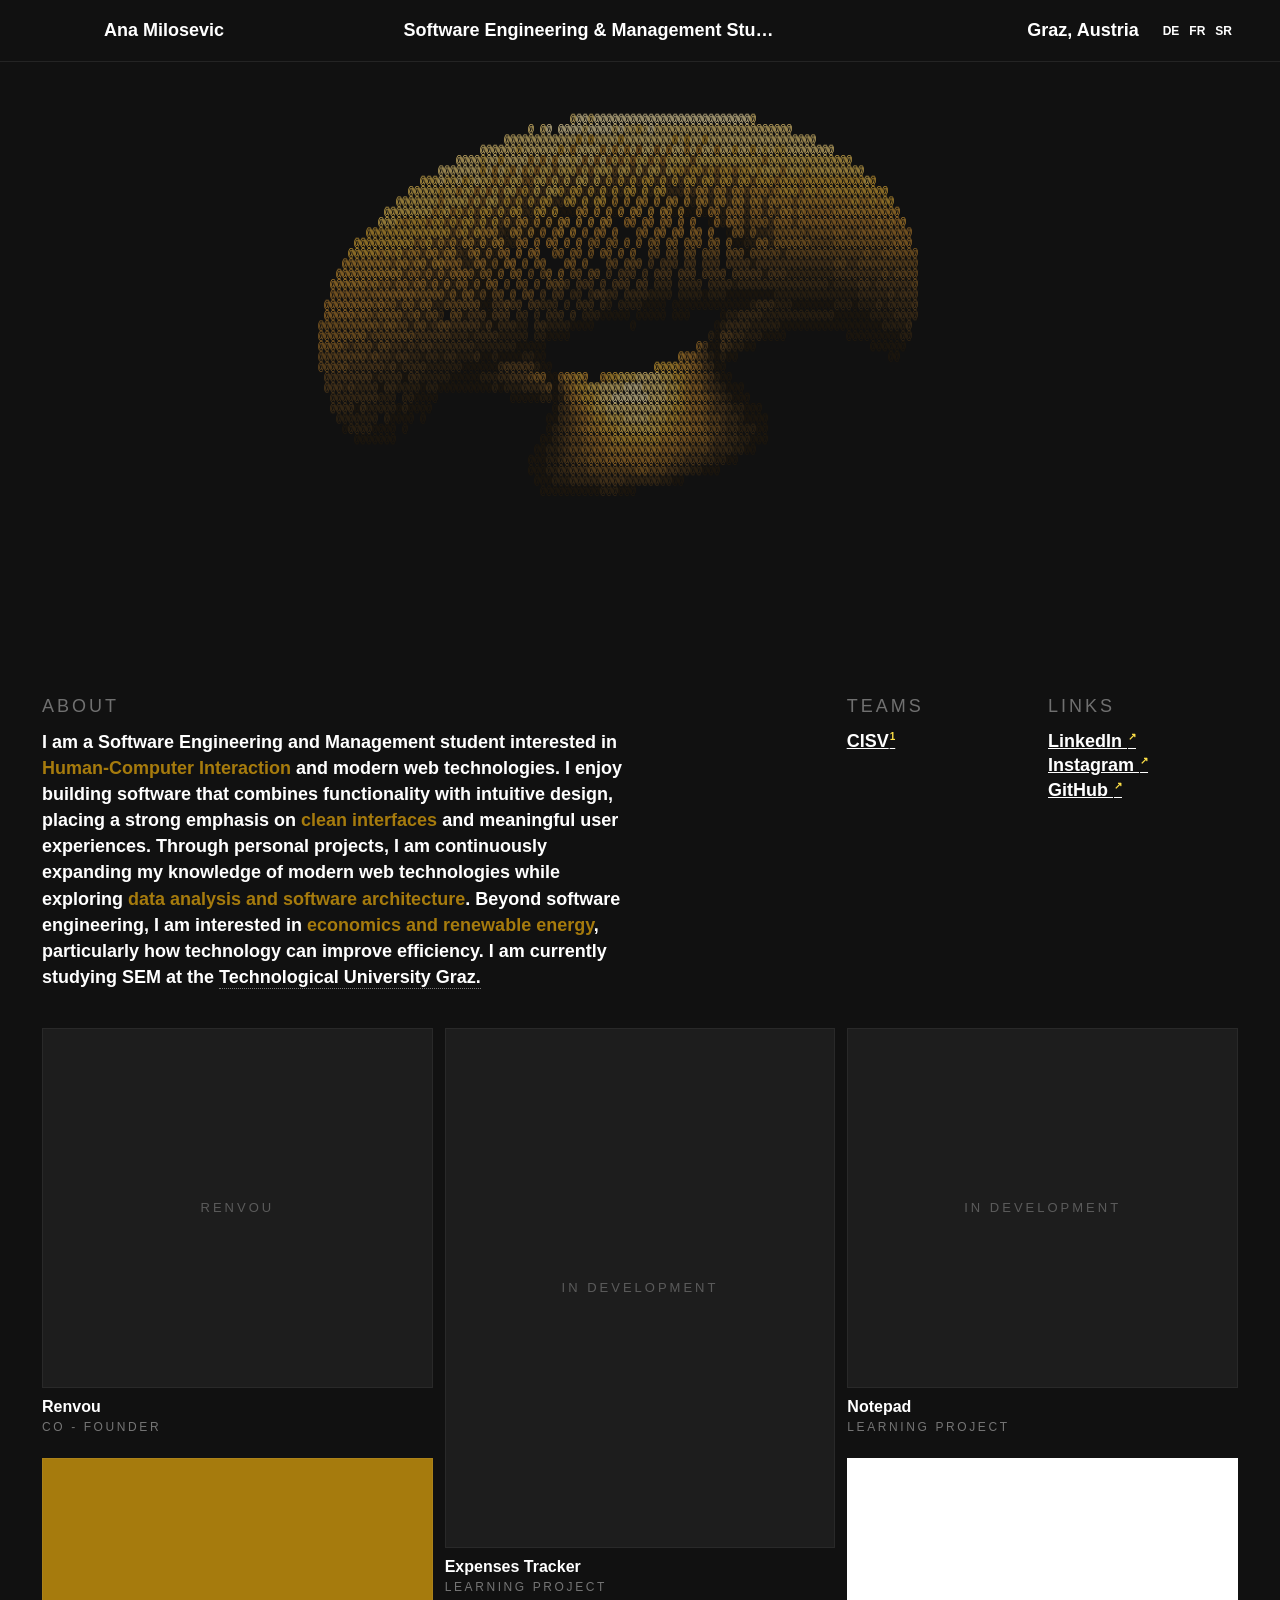
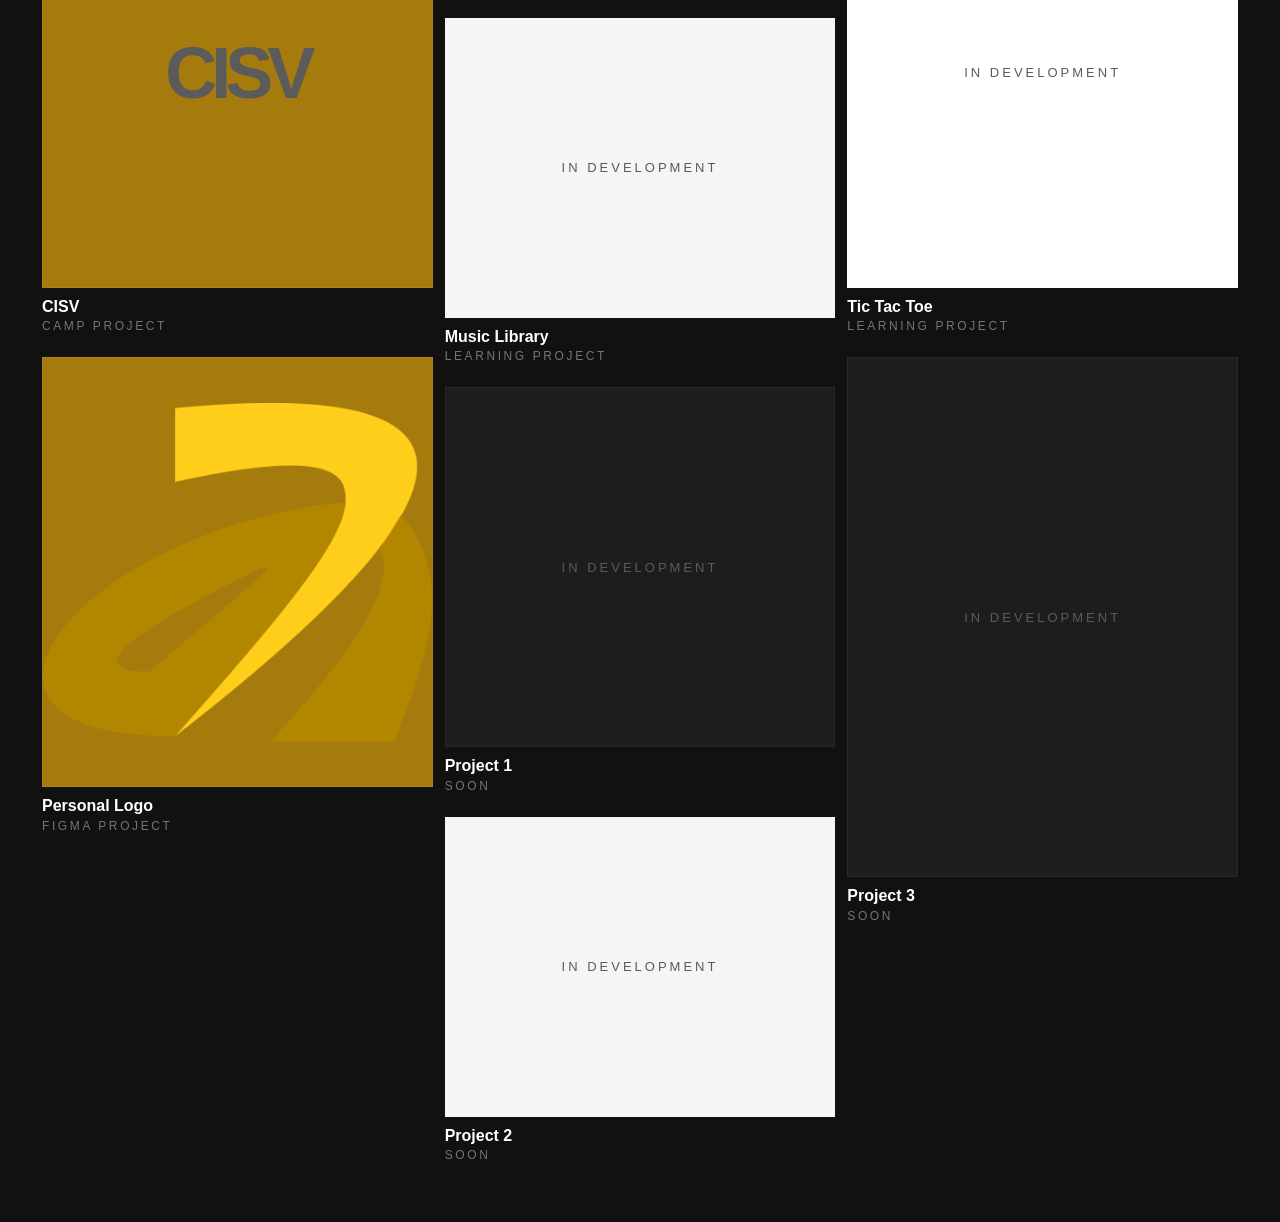
<file: index.html>
<!--------------------------------------------------------------------------------------------------------------------
/// Homepage of the portfolio site. Displays the ABOUT text, team/link lists,
/// and the grid of project cards that link out to individual project pages.
///
/// The header is injected at runtime by header/header.js 
/// Author: Ana Milosevic
--------------------------------------------------------------------------------------------------------------------->
<!DOCTYPE html>
<html lang="en">
<head>
  <meta charset="UTF-8" />
  <meta name="description" content="...">
  <meta name="viewport" content="width=device-width, initial-scale=1.0" />
  <title>Ana Milosevic</title>

  <!-- Favicon -->
  <link rel="icon" type="image/png" href="assets/personal-logo.png">
  <link rel="apple-touch-icon" href="assets/favicon.png">

  <!-- style.css = layout/colors for this page. header.css = the header bar only. -->
  <link rel="stylesheet" href="header/header.css" />
  <link rel="stylesheet" href="css/style.css" />
  <link rel="stylesheet" href="background-donut/donut.css"/>

</head>

<body>

  <!-- ============================== HEADER ==============================
       Empty on purpose. header.js fetches header/header.html and inserts
       it here at page load. To change the name/role/location, edit
       header/header.html - NOT this line - so every page updates at once.
  ======================================================================= -->
  <div data-include="header/header.html"></div>
  <div id="donut-background"></div>

  <main class="site">
    <section class="intro">

      <!-- ABOUT -->
<div class="about">
  <p class="label-about" data-i18n="about.label">ABOUT</p>
  <p>
    <span data-i18n-html="about.text">I am a Software Engineering and Management student interested in
    <mark>Human-Computer Interaction</mark> and modern web technologies. I enjoy
    building software that combines functionality with intuitive design, placing
    a strong emphasis on <mark>clean interfaces</mark> and meaningful user
    experiences. Through personal projects, I am continuously expanding my
    knowledge of modern web technologies while exploring
    <mark>data analysis and software architecture</mark>. Beyond software
    engineering, I am interested in <mark>economics and renewable energy</mark>,
    particularly how technology can improve efficiency. I am currently studying
    SEM at the</span>
    <a href="https://www.tugraz.at/home" class="text-link" data-i18n="about.university">Technological University Graz.<sup>↗</sup></a>
  </p>
</div>

      <!-- TEAMS: 
      ///  - one <a> per team. 
      ///  - Copy the CISV line to add another. -->
      <div class="side-list teams">
        <p class="label" data-i18n="teams.label">TEAMS</p>
        <a href="https://cisv.org/">CISV<sup>1</sup></a>
      </div>

      <!-- LINKS: one <a> per outbound link -->
      <div class="side-list links">
        <p class="label" data-i18n="links.label">LINKS</p>
        <a href="https://www.linkedin.com/in/cabuloza">LinkedIn <sup>↗</sup></a>
        <a href="https://www.instagram.com/dr.madnes?igsh=MTM5MW5keGRwYnY2Zw%3D%3D&utm_source=qr">Instagram <sup>↗</sup></a>
        <a href="https://github.com/Cabuloza">GitHub <sup>↗</sup></a>
      </div>

    </section>

    <!-- ============================= PROJECTS ==============================
         Grid of project cards, split into 3 columns for the staggered layout
         (see .project-media.tall / .large / .wide-light in css/style.css).

         Each card is:
           <a href="..." class="project-card">
             <div class="project-media ...">   <- cover image/placeholder + status label
             <div class="project-text">        <- title (h2) + category (p)

         Cards still pointing to "#" are placeholders with no page built yet.
         To add a real project: build the page (copy projects/camp.html),
         then swap that card's href to point at it.
    ======================================================================= -->
    <section class="projects">

      <!-- Column 1 -->
      <div class="project-column">
        <a href="#" class="project-card">
          <div class="project-media placeholder">
            <span>Renvou</span>
          </div>
          <div class="project-text">
            <h2>Renvou</h2>
            <p>Co - Founder</p>
          </div>
        </a>

        <a href="#" class="project-card">
          <div class="project-media placeholder tall red">
            <span>CISV</span>
          </div>
          <div class="project-text">
            <h2>CISV</h2>
            <p>Camp Project</p>
          </div>
        </a>

        <a href="projects/personal-logo/personal-logo.html" class="project-card">
          <div class="project-media placeholder tall red">
            <img src="assets/personal-logo.png" alt="personal-logo-span">
          </div>
          <div class="project-text">
            <h2>Personal Logo</h2>
            <p>Figma Project</p>
          </div>
        </a>
      </div>

      <!-- Column 2 -->
      <div class="project-column">
        <a href="#" class="project-card">
          <div class="project-media placeholder large">
            <span>In Development</span>
          </div>
          <div class="project-text">
            <h2>Expenses Tracker</h2>
            <p>Learning Project</p>
          </div>
        </a>

        

        <a href="#" class="project-card">
          <div class="project-media placeholder wide-light">
            <span>In Development</span>
          </div>
          <div class="project-text">
            <h2>Music Library</h2>
            <p>Learning Project</p>
          </div>
        </a>

         <a href="#" class="project-card">
          <div class="project-media placeholder">
            <span>IN DEVELOPMENT</span>
          </div>
          <div class="project-text">
            <h2>Project 1</h2>
            <p>SOON</p>
          </div>
        </a>

        <a href="#" class="project-card">
          <div class="project-media placeholder wide-light">
            <span>In Development</span>
          </div>
          <div class="project-text">
            <h2>Project 2</h2>
            <p>SOON</p>
          </div>
        </a>
      </div>

      <!-- Column 3 -->
      <div class="project-column">
        <a href="#" class="project-card">
          <div class="project-media placeholder">
            <span>In Development</span>
          </div>
          <div class="project-text">
            <h2>Notepad</h2>
            <p>Learning Project</p>
          </div>
        </a>

        <a href="#" class="project-card">
          <div class="project-media placeholder tall white">
            <span>In Development</span>
          </div>
          <div class="project-text">
            <h2>Tic Tac Toe</h2>
            <p>Learning Project</p>
          </div>
        </a>

        <a href="#" class="project-card">
          <div class="project-media placeholder large">
            <span>In Development</span>
          </div>
          <div class="project-text">
            <h2>Project 3</h2>
            <p>SOON</p>
          </div>
        </a>
      </div>

    </section>
  </main>

  <!-- Injects header/header.html into the empty div near the top of <body> -->
  <script src="header/header.js"></script>
  <script>
    fetch('background-donut/donut.html')
      .then(response => response.text())
      .then(html => {
        document.getElementById('donut-background').innerHTML = html;

        const script = document.createElement('script');
        script.src = 'background-donut/donut.js';
        document.body.appendChild(script);
      });
  </script>
  <script src="languages/i18n.js"></script>

</body>
</html>
</file>
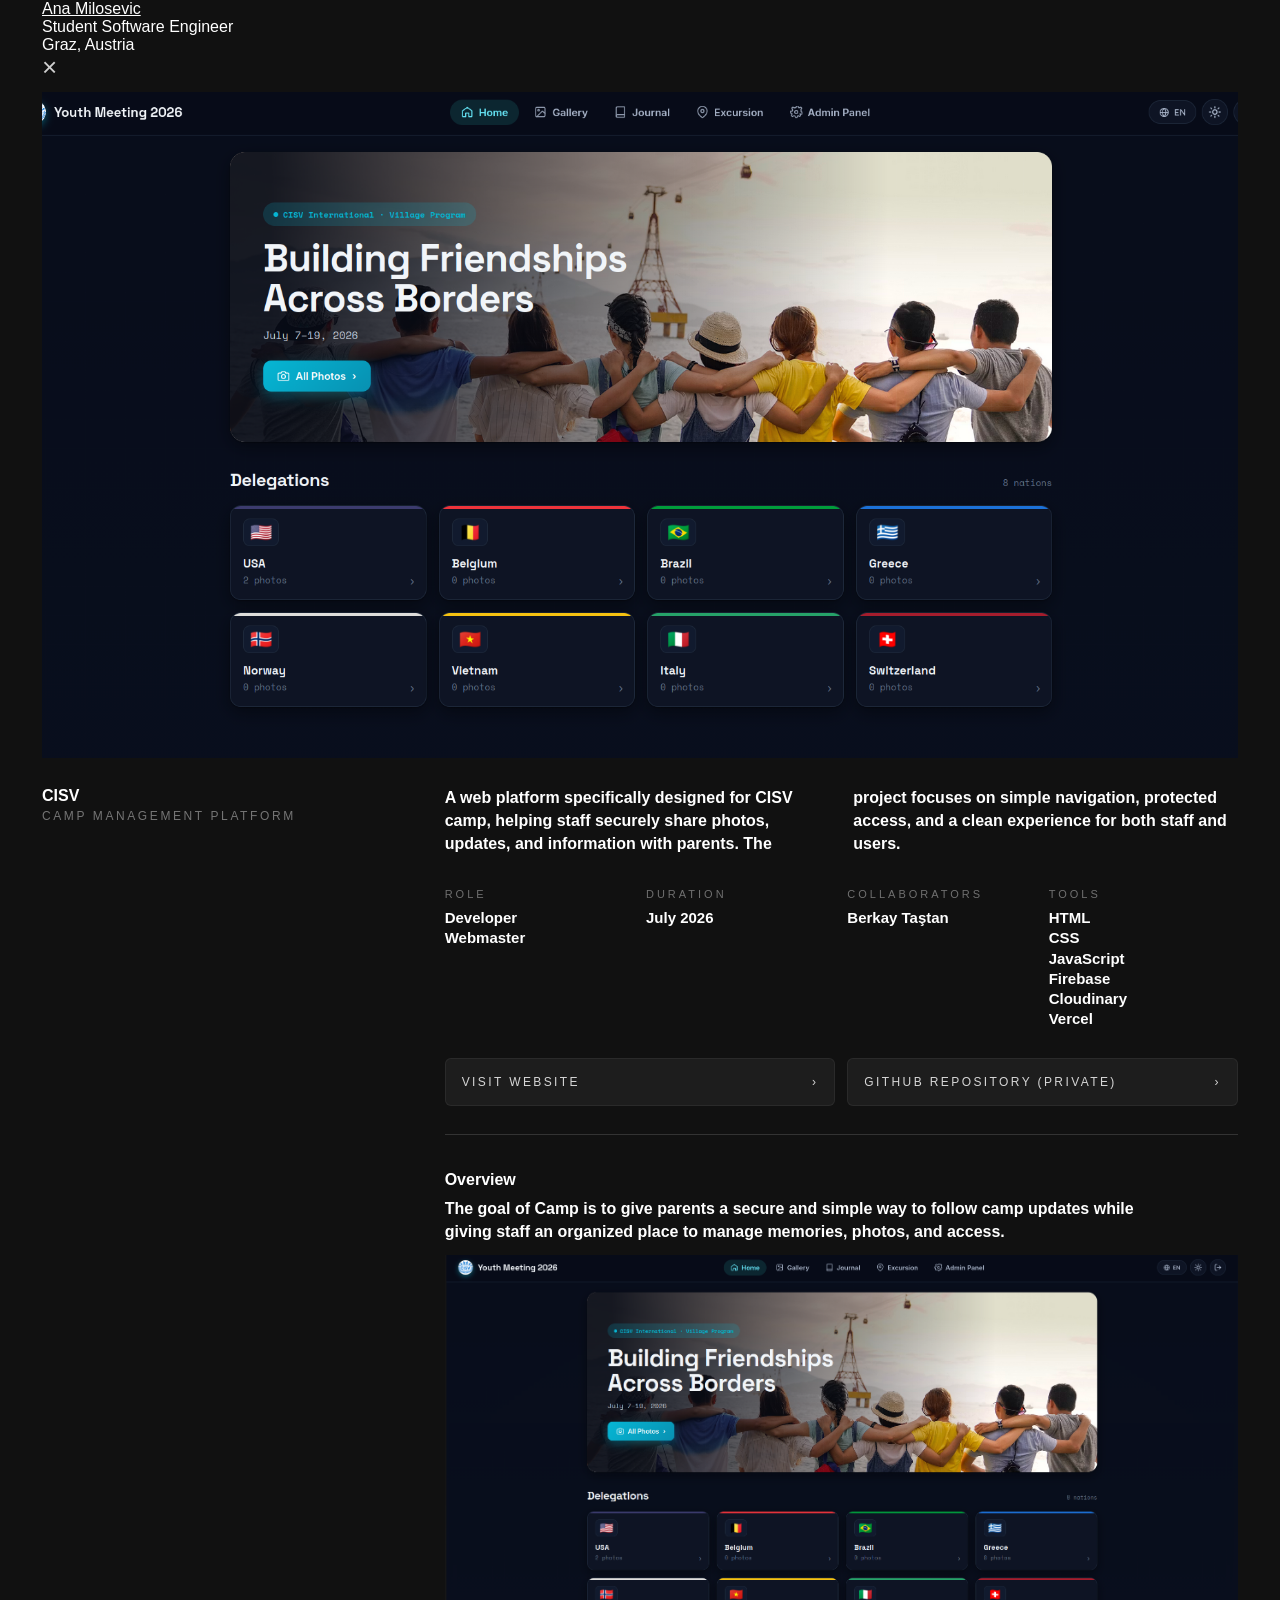
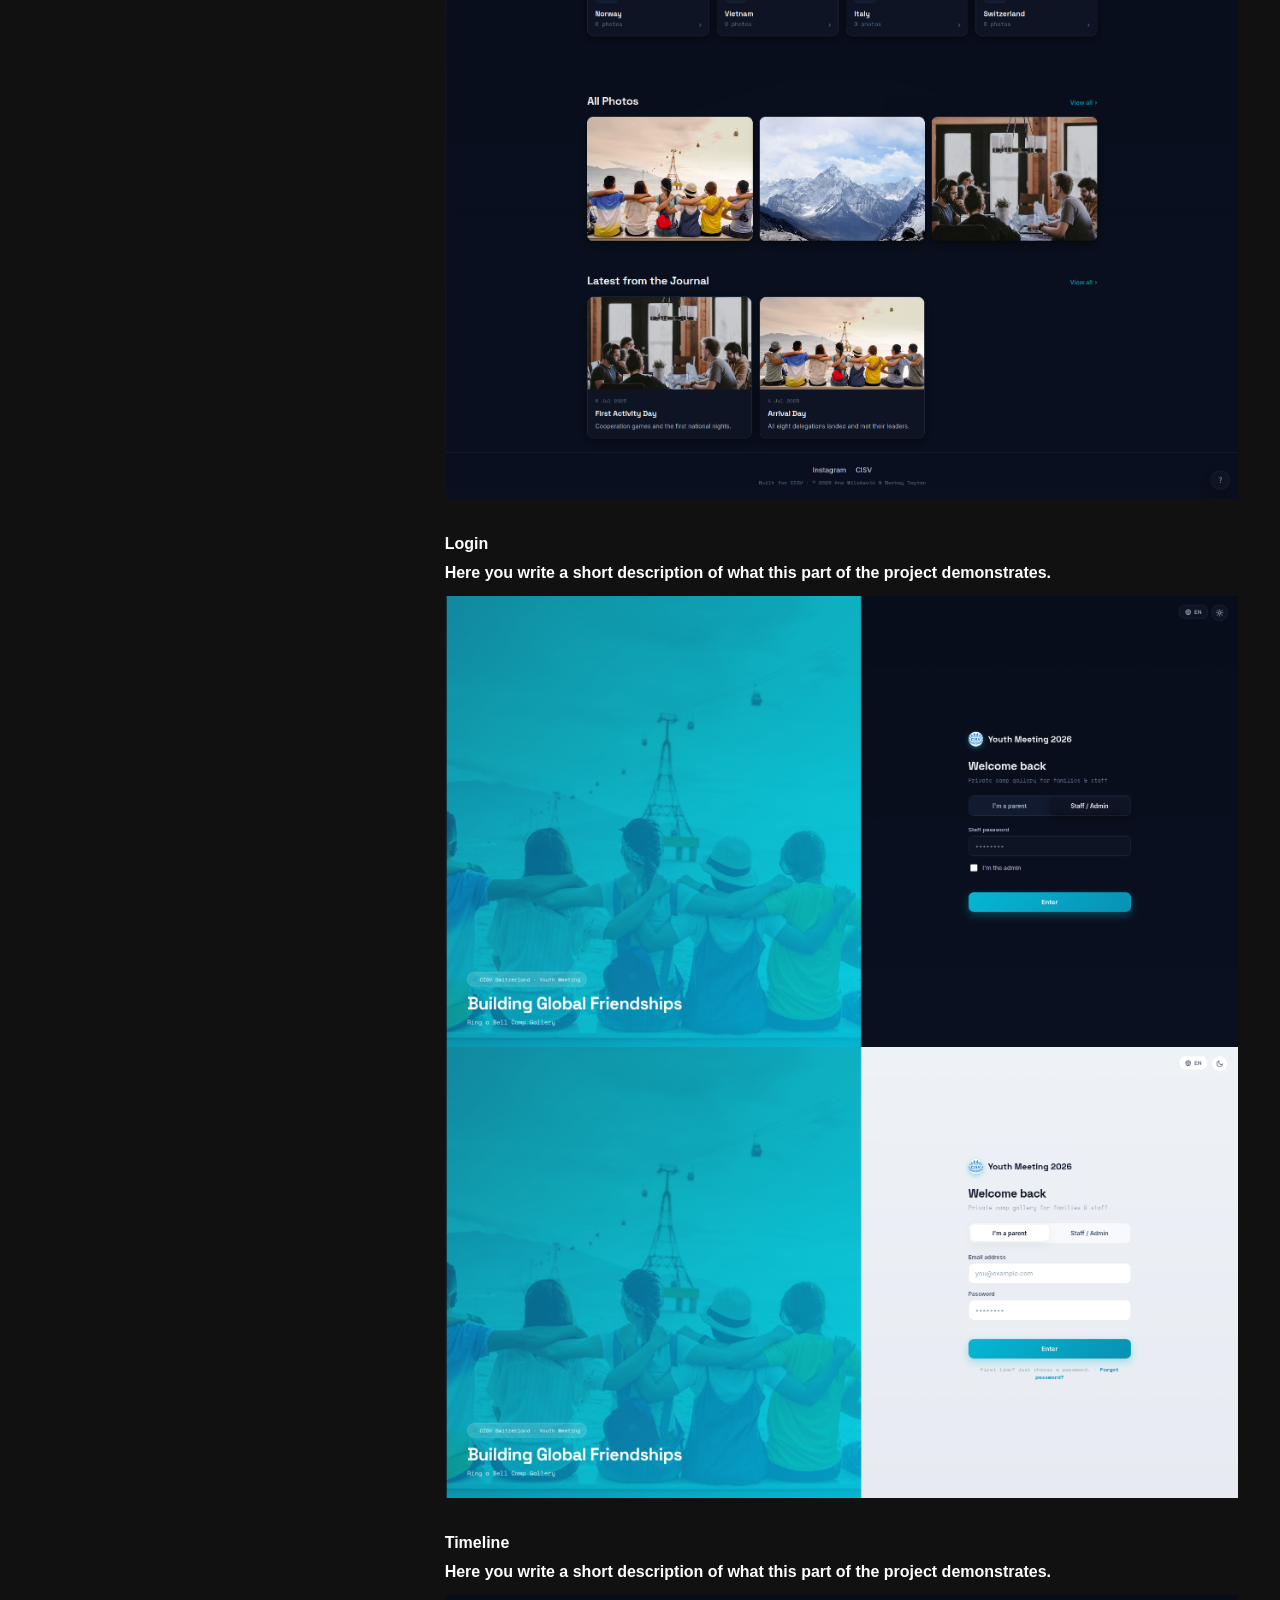
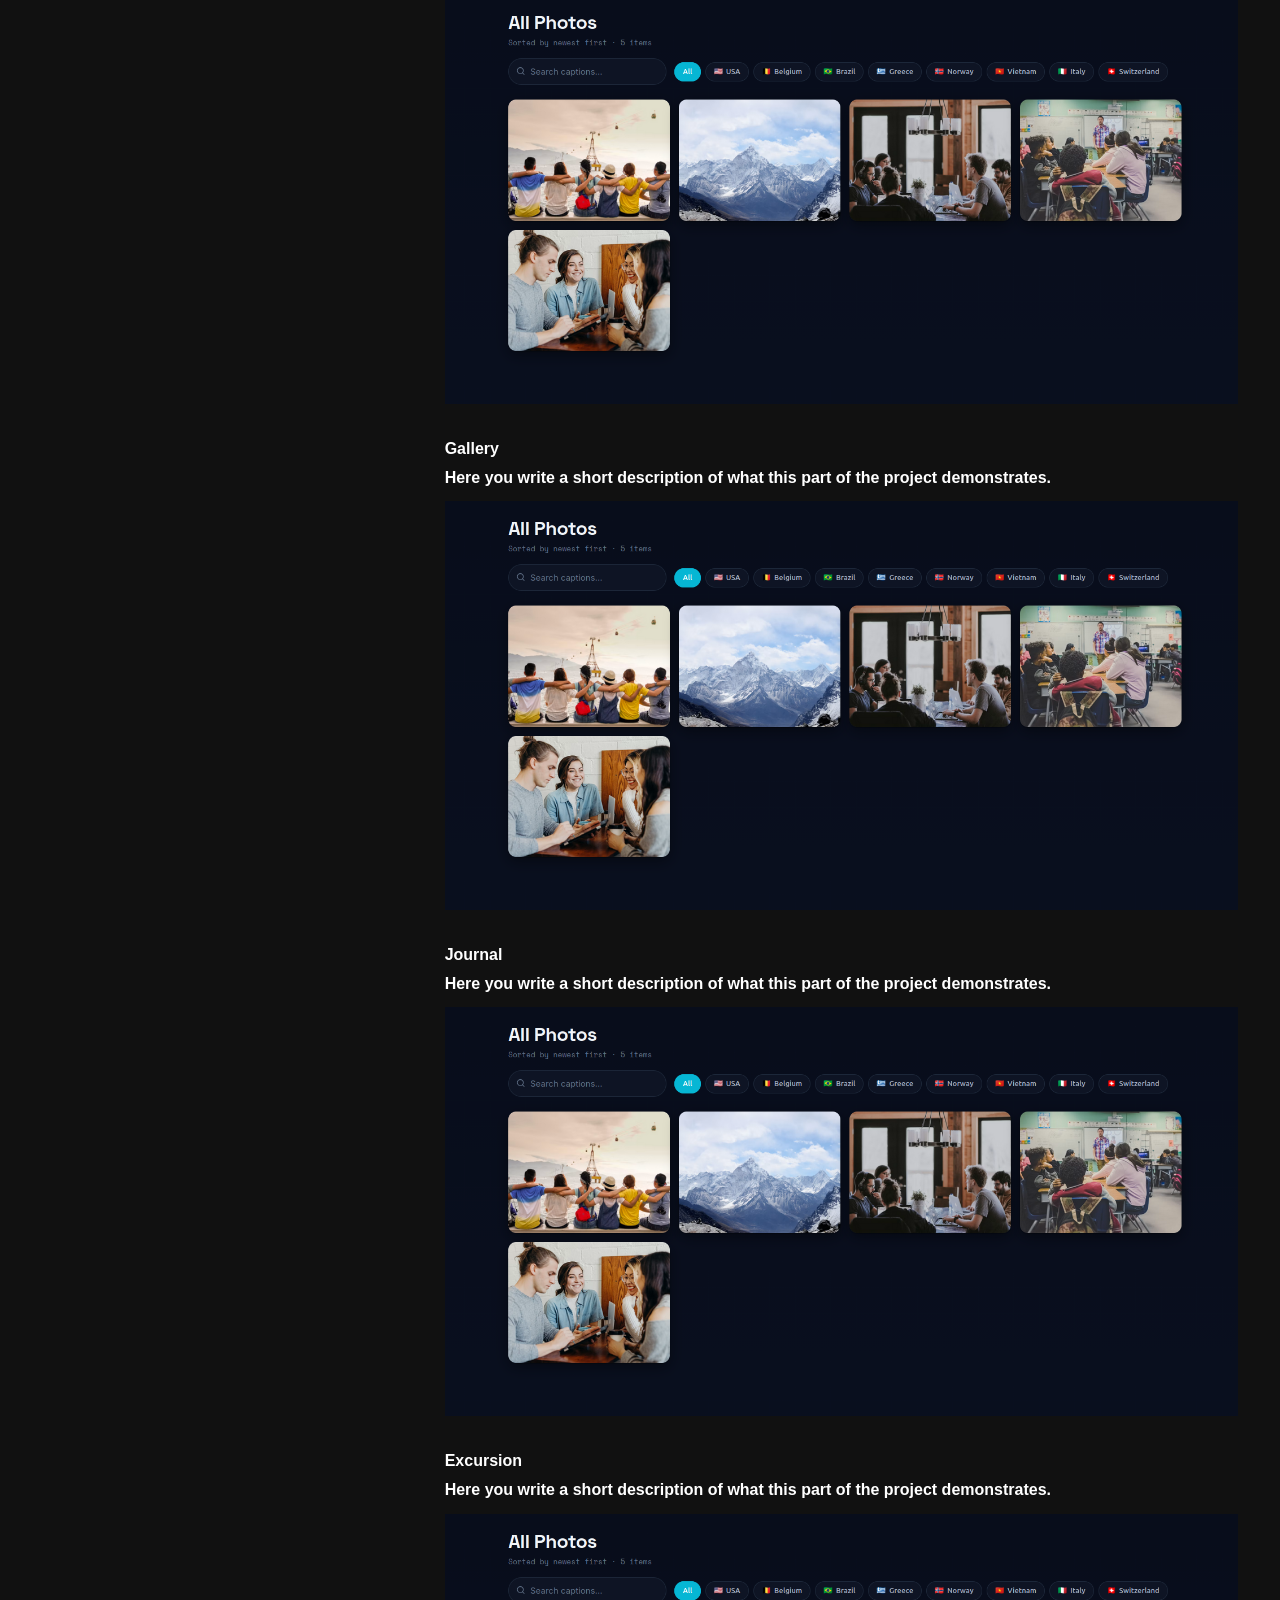
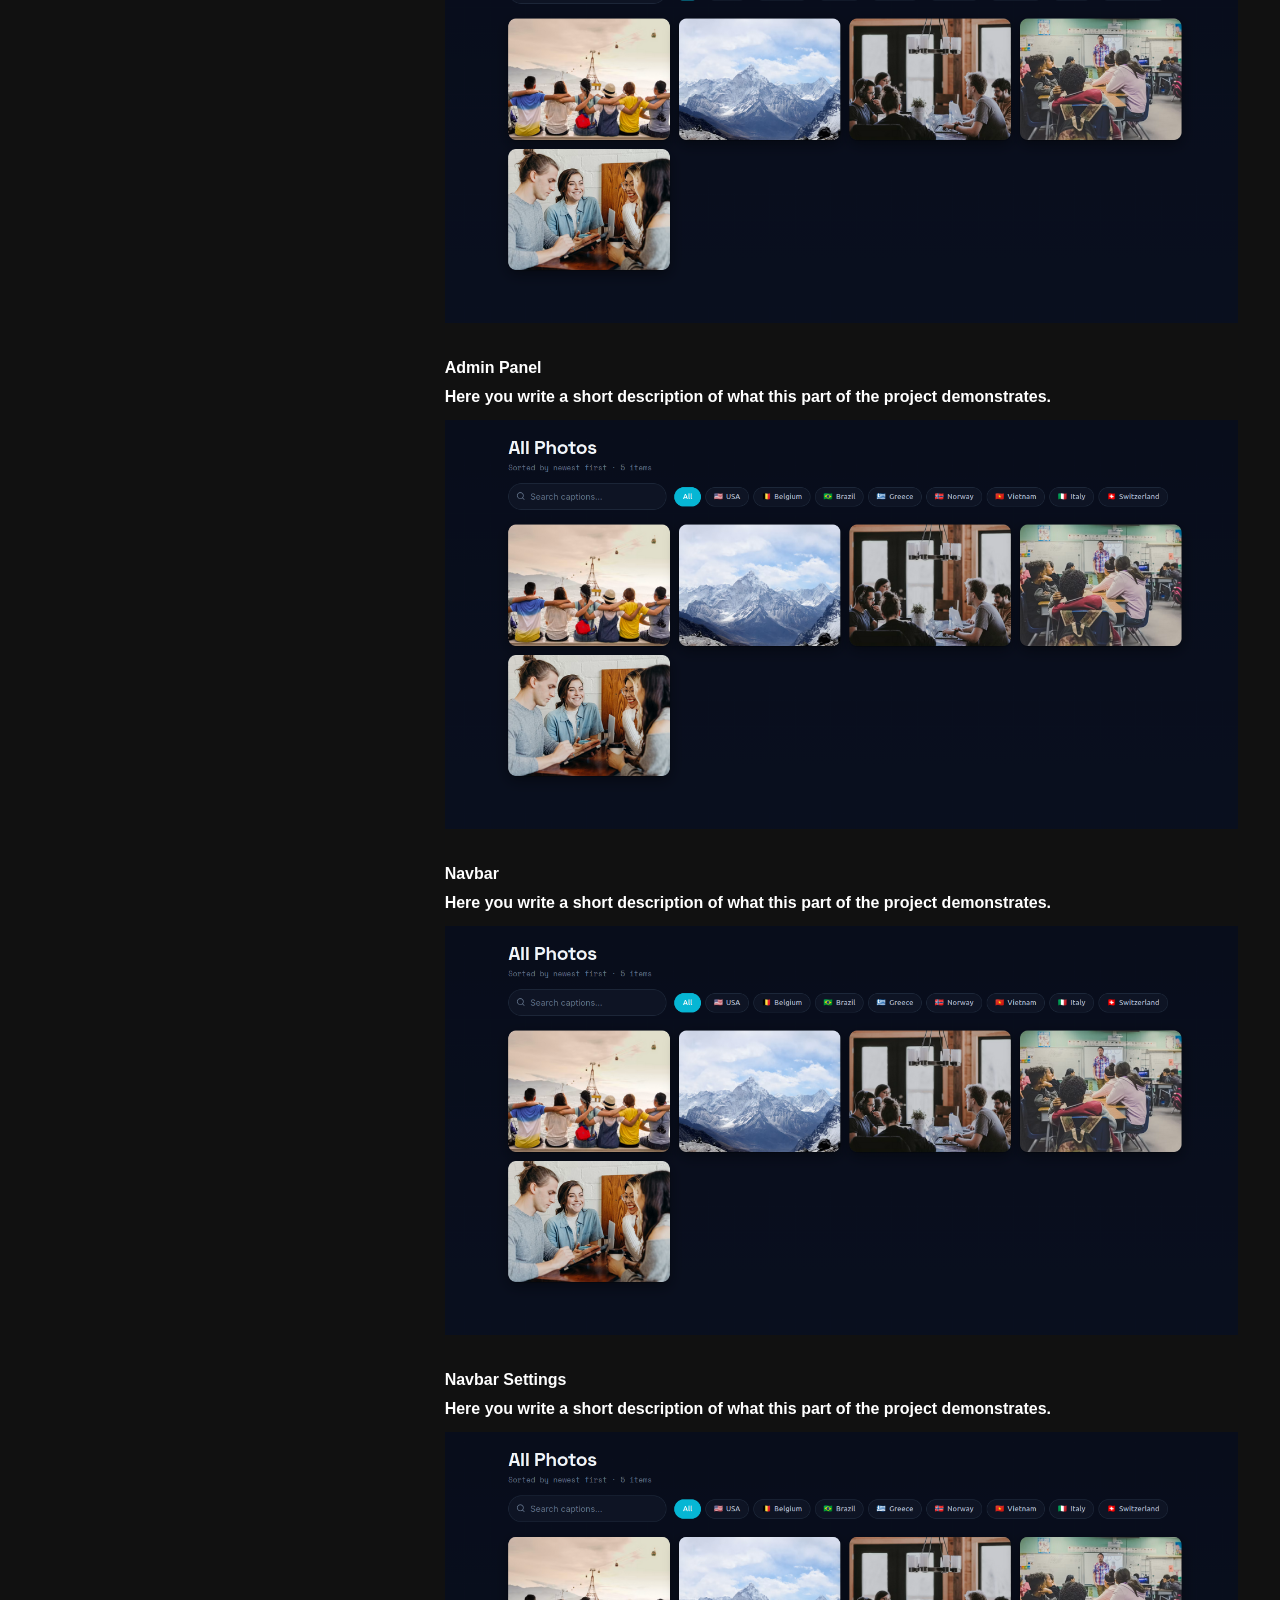
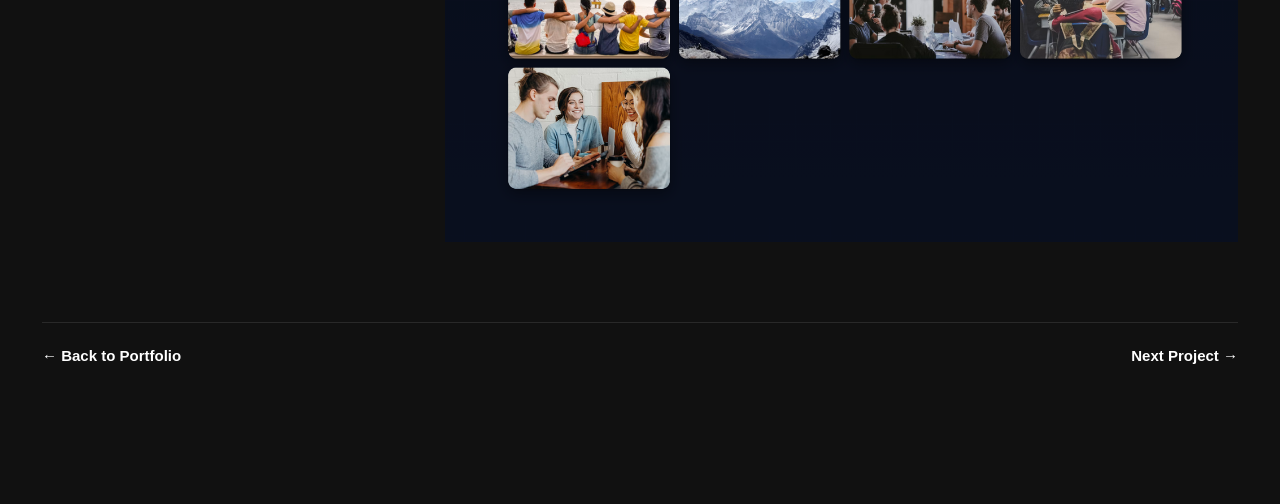
<file: projects/camp.html>
<!DOCTYPE html>
<html lang="en">
<head>
  <meta charset="UTF-8" />
  <meta name="viewport" content="width=device-width, initial-scale=1.0" />
  <title>Camp — Ana Milosevic</title>

  <link rel="stylesheet" href="../css/style.css" />
  <link rel="stylesheet" href="../css/project.css" />
</head>

<body>
  <div class="site">

    <header class="header">
      <a href="../index.html" class="header-name">Ana Milosevic</a>
      <p class="header-role">Student Software Engineer</p>
      <p class="header-location">Graz, Austria</p>

      <a href="../index.html" class="close-page">×</a>
    </header>

    <main class="project-page">

      <section class="project-hero">
        <img src="../images/homePage1.png" alt="Camp website hero image">
      </section>

      <section class="project-intro">

        <div class="project-title">
          <h1>CISV</h1>
          <p>Camp Management Platform</p>
        </div>

        <div class="project-description">
          <p>
            A web platform specifically designed for CISV camp, helping staff
            securely share photos, updates, and information with parents. The project
            focuses on simple navigation, protected access, and a clean experience for
            both staff and users.
          </p>
        </div>

      </section>

      <section class="project-meta">

        <div>
          <p class="meta-label">Role</p>
          <p>Developer</p>
          <p>Webmaster</p>
        </div>

        <div>
          <p class="meta-label">Duration</p>
          <p>July 2026</p>
        </div>

        <div>
          <p class="meta-label">Collaborators</p>
          <p>Berkay Taştan</p>
        </div>

        <div>
          <p class="meta-label">Tools</p>
          <p>HTML</p>
          <p>CSS</p>
          <p>JavaScript</p>
          <p>Firebase</p>
          <p>Cloudinary</p>
          <p>Vercel</p>
        </div>

      </section>

      <section class="project-links">
        <a href="https://camp-ebon-omega.vercel.app" target="_blank">
          <span>Visit Website</span>
          <span>›</span>
        </a>

        <a href="#" target="_blank">
          <span>GitHub Repository (Private)</span>
          <span>›</span>
        </a>
      </section>

      <hr class="project-divider">

      <section class="case-section">
        <div class="case-text">
          <h2>Overview</h2>
          <p>
            The goal of Camp is to give parents a secure and simple way to follow camp
            updates while giving staff an organized place to manage memories,
            photos, and access.
          </p>
        </div>

        <div class="case-media">
          <img src="../images/homePage1.png" alt="Camp dashboard screenshot">
          <img src="../images/homePage2.png" alt="Gallery">
          <img src="../images/homePage3.png" alt="Gallery">
        </div>
      </section>


            <section class="case-section">
        <div class="case-text">
          <h2>Login</h2>

          <p>
            Here you write a short description of what this part of the project
            demonstrates.
          </p>
        </div>

        <div class="case-media">
          <img src="../images/loginDark.png" alt="Gallery">
          <img src="../images/loginLight.png" alt="Gallery">
          
          
        </div>
      </section>


      <section class="case-section">
        <div class="case-text">
          <h2>Timeline</h2>

          <p>
            Here you write a short description of what this part of the project
            demonstrates.
          </p>
        </div>

        <div class="case-media">
          <img src="../images/gallery.png" alt="Gallery">
        </div>
      </section>





      <section class="case-section">
        <div class="case-text">
          <h2>Gallery</h2>

          <p>
            Here you write a short description of what this part of the project
            demonstrates.
          </p>
        </div>

        <div class="case-media">
          <img src="../images/gallery.png" alt="Gallery">
        </div>
      </section>


      <section class="case-section">
        <div class="case-text">
          <h2>Journal</h2>

          <p>
            Here you write a short description of what this part of the project
            demonstrates.
          </p>
        </div>

        <div class="case-media">
          <img src="../images/gallery.png" alt="Gallery">
        </div>
      </section>


      <section class="case-section">
        <div class="case-text">
          <h2>Excursion</h2>

          <p>
            Here you write a short description of what this part of the project
            demonstrates.
          </p>
        </div>

        <div class="case-media">
          <img src="../images/gallery.png" alt="Gallery">
        </div>
      </section>


      <section class="case-section">
        <div class="case-text">
          <h2>Admin Panel</h2>

          <p>
            Here you write a short description of what this part of the project
            demonstrates.
          </p>
        </div>

        <div class="case-media">
          <img src="../images/gallery.png" alt="Gallery">
        </div>
      </section>
      

      <section class="case-section">
        <div class="case-text">
          <h2>Navbar</h2>

          <p>
            Here you write a short description of what this part of the project
            demonstrates.
          </p>
        </div>

        <div class="case-media">
          <img src="../images/gallery.png" alt="Gallery">
        </div>
      </section>


      <section class="case-section">
        <div class="case-text">
          <h2>Navbar Settings</h2>

          <p>
            Here you write a short description of what this part of the project
            demonstrates.
          </p>
        </div>

        <div class="case-media">
          <img src="../images/gallery.png" alt="Gallery">
        </div>
      </section>










      <section class="project-bottom">
        <a href="../index.html">← Back to Portfolio</a>
        <a href="#">Next Project →</a>
      </section>

    </main>

  </div>
</body>
</html
</file>
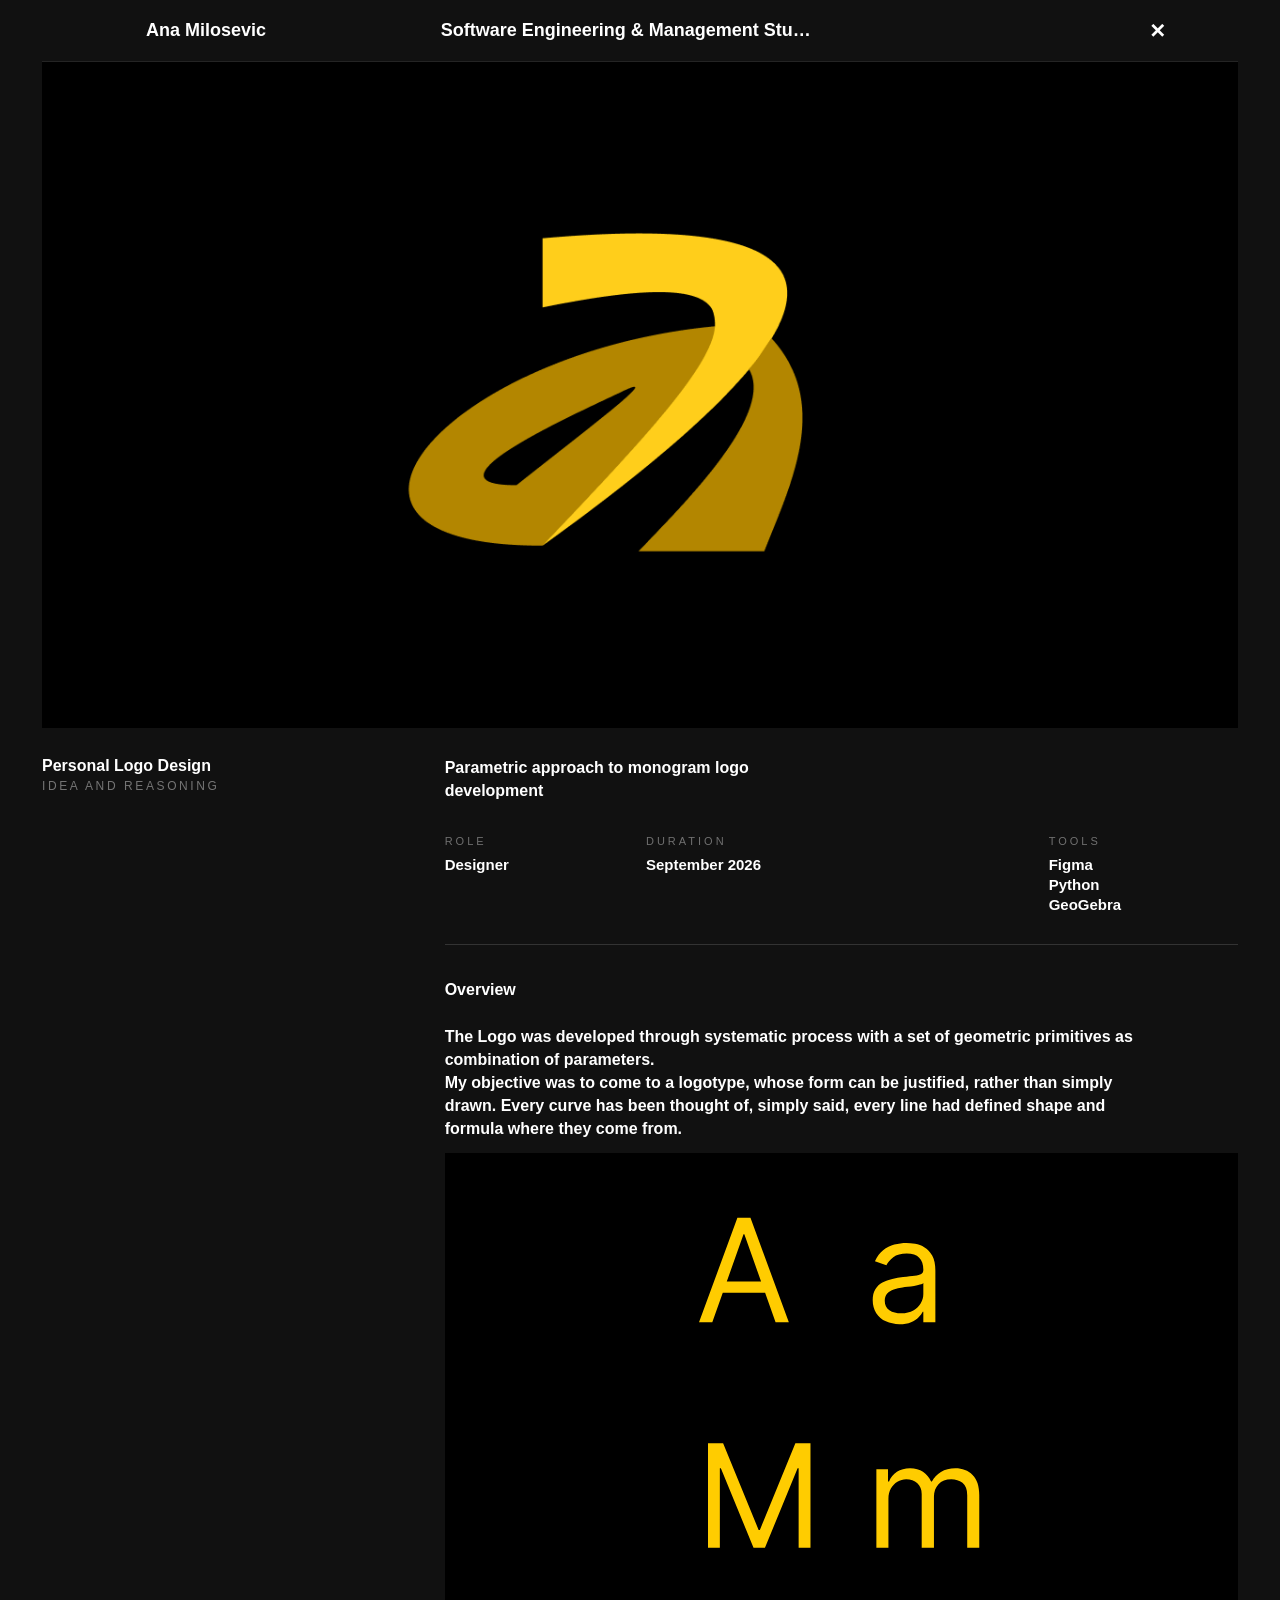
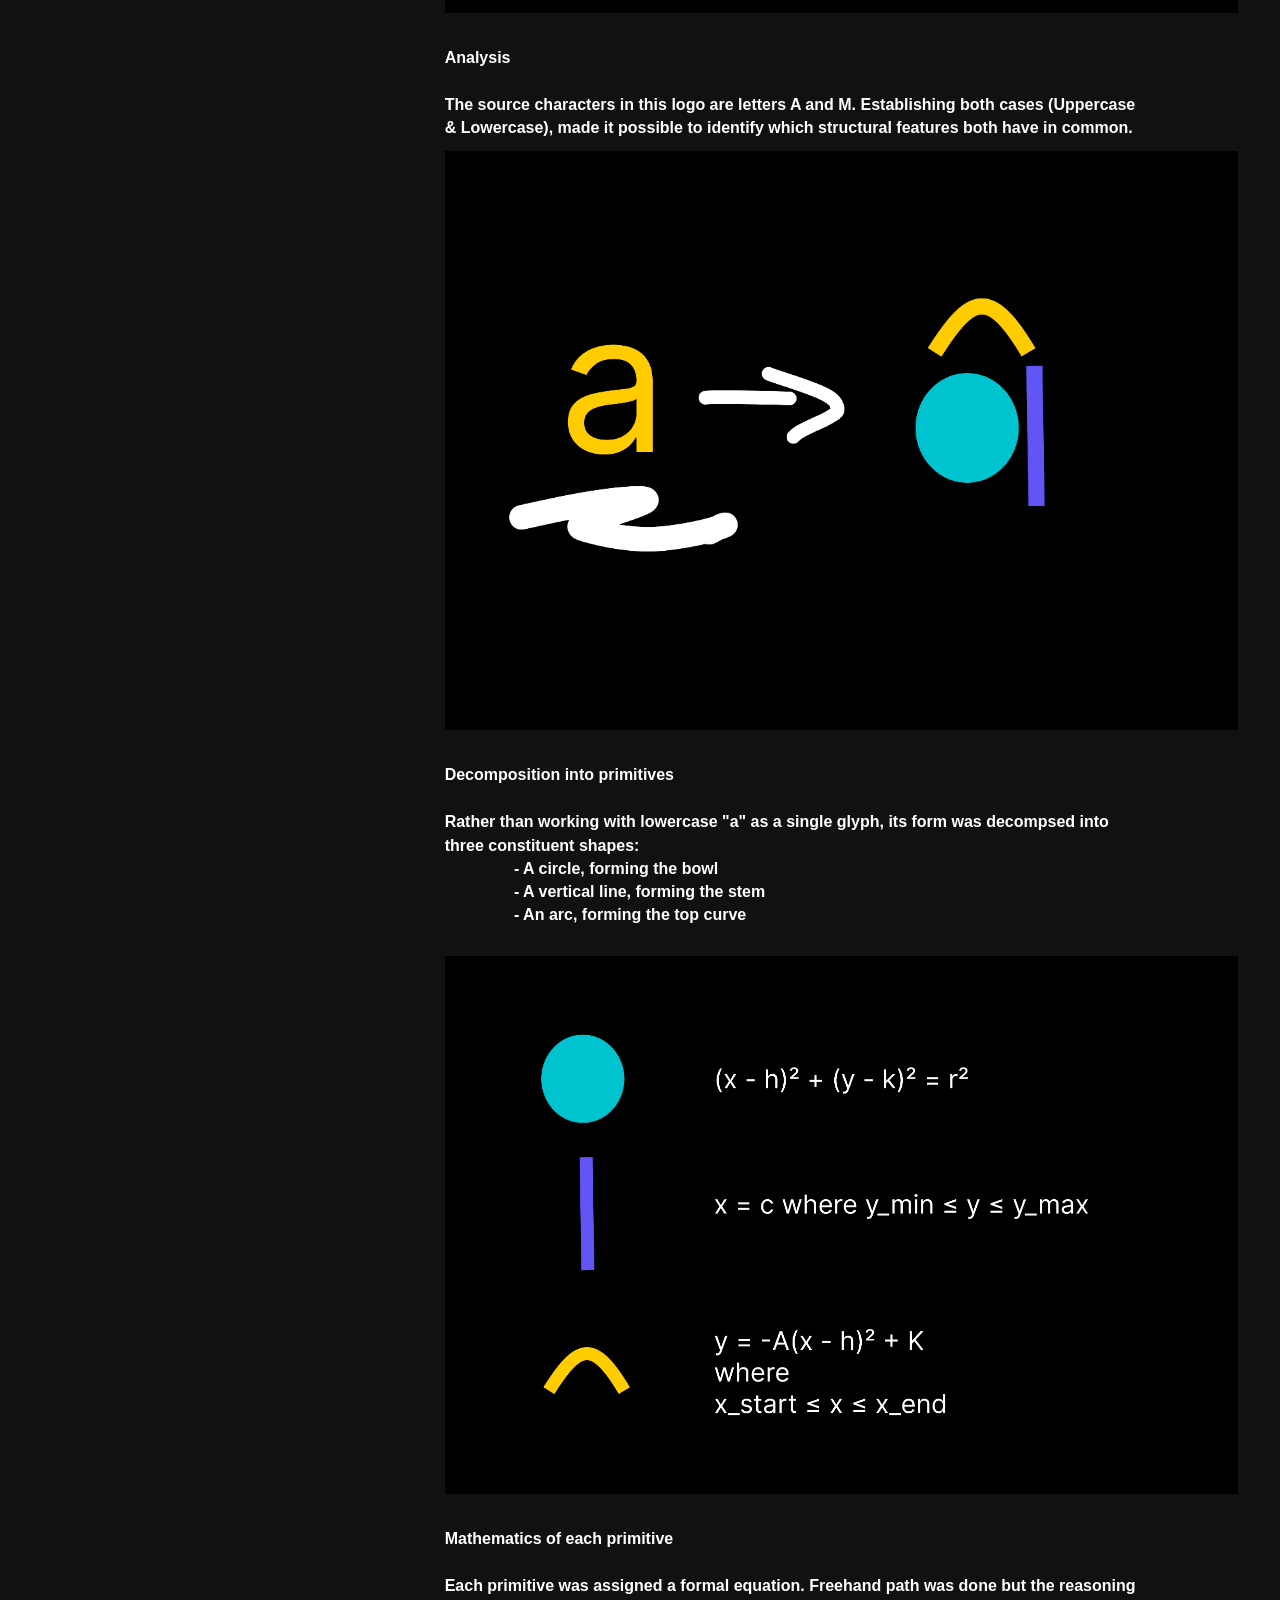
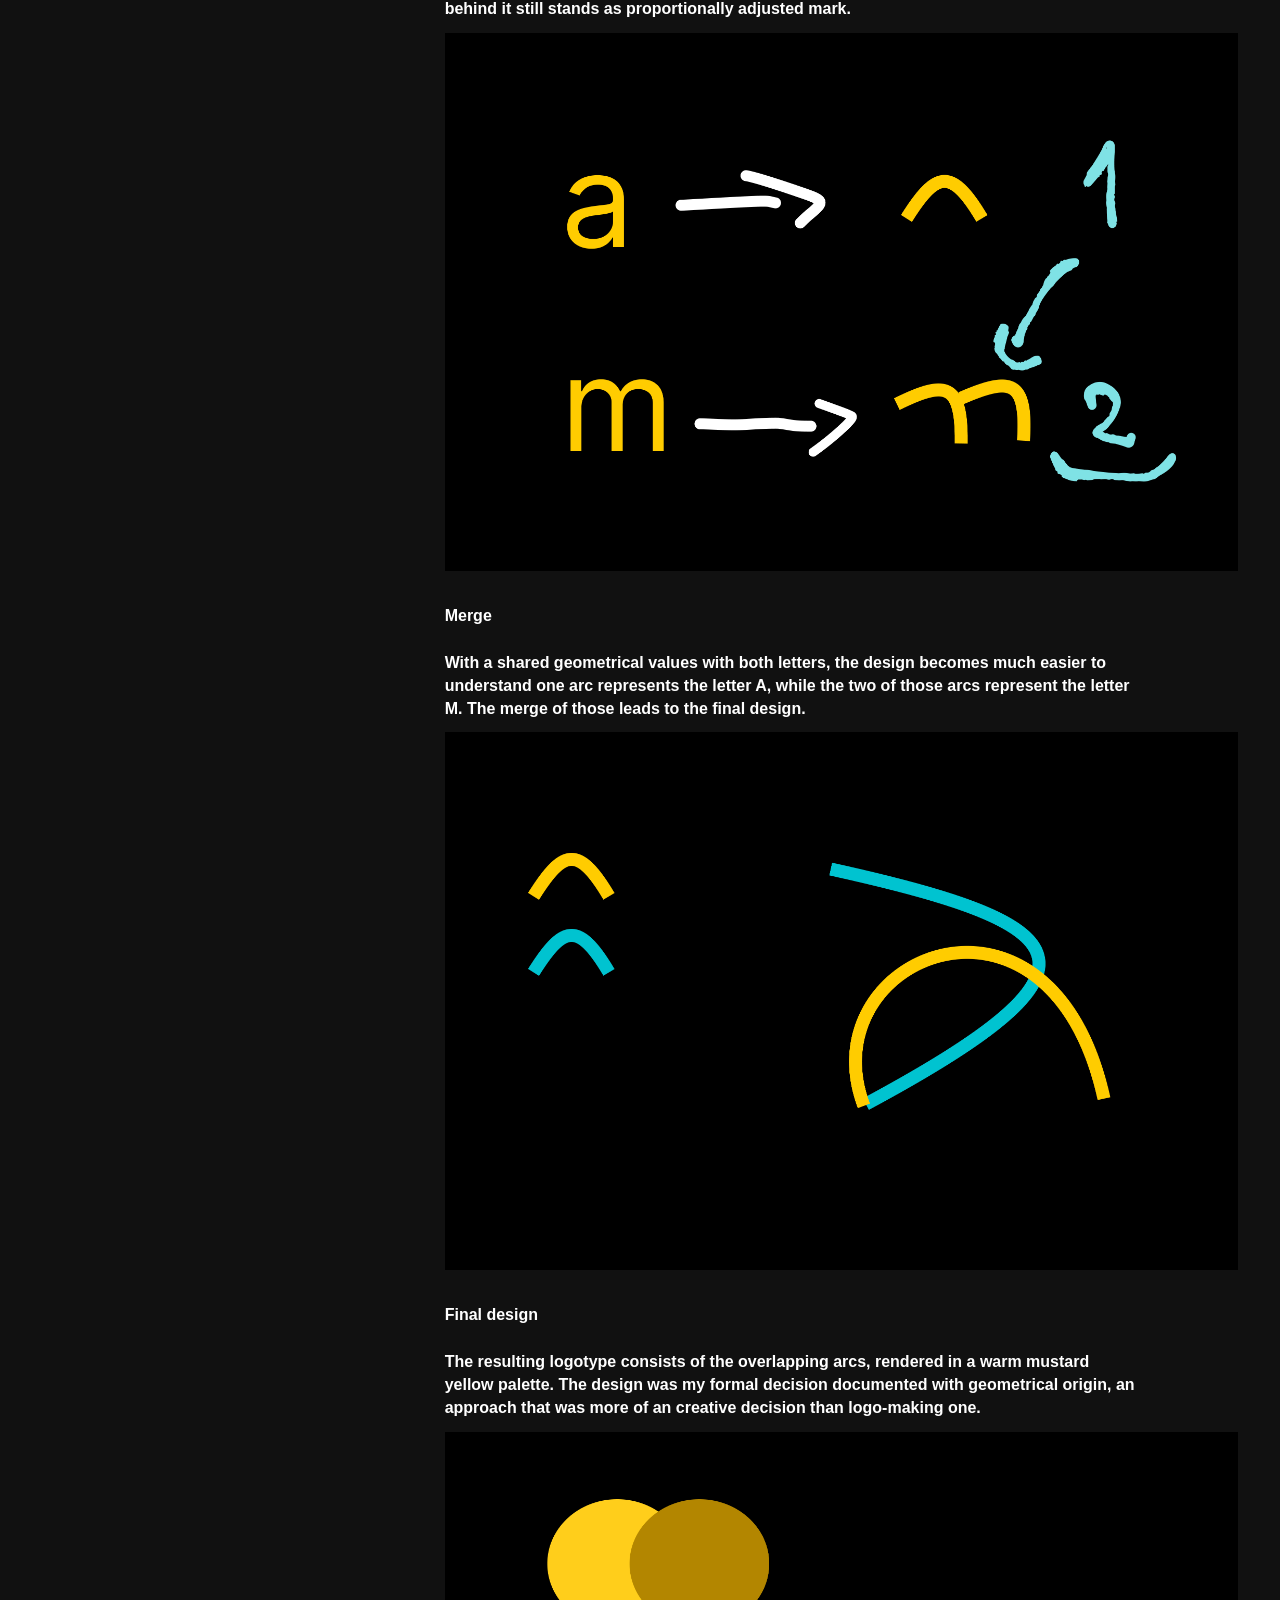
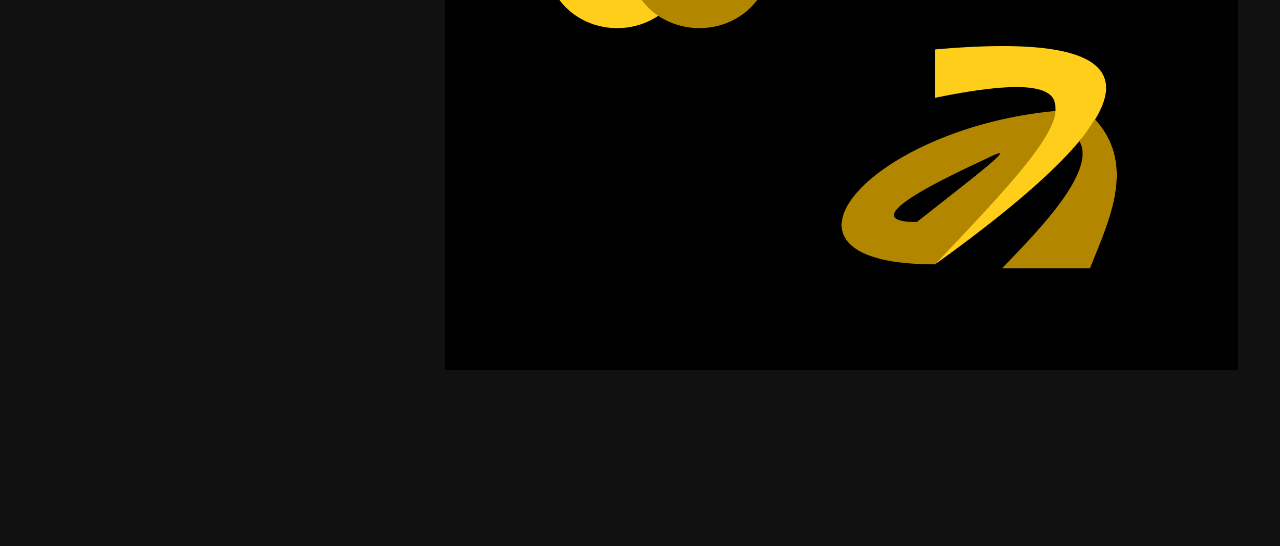
<file: projects/personal-logo/personal-logo.html>
<!DOCTYPE html>
<html lang="en">
<head>
  <meta charset="UTF-8" />
  <meta name="viewport" content="width=device-width, initial-scale=1.0" />
  <title>Ana Milosevic</title>

  <link rel="icon" type="image/png" href="../../assets/personal-logo.png">
  <link rel="apple-touch-icon" href="../../assets/favicon.png">

  <link rel="stylesheet" href="../../header/header.css">
  <link rel="stylesheet" href="../../css/style.css" />
  <link rel="stylesheet" href="../project.css" />
</head>

<body>
  <div class="site">

  <div data-include="../../header/header.html" data-home="../../index.html"></div>

    <main class="project-page">

      <section class="project-hero">
        <img src="gallery/hero-image.png" alt="Personal Logo Page">
      </section>
      
      <section class="project-intro">

        <div class="project-title">
          <h1>Personal Logo Design</h1>
          <p>Idea and Reasoning</p>
        </div>

        <div class="project-description">
          <p>
            Parametric approach to monogram logo development
          </p>
        </div>

      </section>

      <section class="project-meta">

        <div>
          <p class="meta-label">Role</p>
          <p>Designer</p>
        </div>

        <div>
          <p class="meta-label">Duration</p>
          <p>September 2026</p>
        </div>

        <div>
          <p class="meta-label"></p>
          <p></p>
        </div>

        <div>
          <p class="meta-label">Tools</p>
          <p>Figma</p>
          <p>Python</p>
          <p>GeoGebra</p>
        </div>

      </section>

      <hr class="project-divider">

      <section class="case-section">
        <div class="case-text">
          <h2 class="segment">Overview</h2>
          <br>
          <p>
            The Logo was developed through systematic process with a set
            of geometric primitives as combination of parameters.
            <br>
            My objective was to come to a logotype, whose form can be justified, rather than simply drawn.
            Every curve has been thought of, simply said, every line had defined shape and formula where they come from.

          </p>
        </div>

        <div class="case-media">
          <img src="/projects/personal-logo/gallery/Letters.svg" alt="Gallery">
        </div>
      </section>


            <section class="case-section">
        <div class="case-text">
          <h2 class="segment">Analysis</h2>
          <br>
          <p>
            The source characters in this logo are letters A and M.
            Establishing both cases (Uppercase & Lowercase), made it possible to identify 
            which structural features both have in common.
      
          </p>
        </div>

        <div class="case-media">
          <img src="../personal-logo/gallery/letter a.png" alt="Gallery">

          
          
        </div>
      </section>


      <section class="case-section">
        <div class="case-text">
          <h2 class="segment">Decomposition into primitives</h2>
          <br>
          <p>
            Rather than working with lowercase "a" as a single glyph, its form was
            decompsed into three constituent shapes:
          
            <p style="text-indent: 10%;">- A <b>circle</b>, forming the bowl</p>
            <p style="text-indent: 10%;">- A <b>vertical line</b>, forming the stem</p>
            <p style="text-indent: 10%;">- An <b>arc</b>, forming the top curve</p>
          <br>
        </div>

        <div class="case-media">
          <img src="../personal-logo/gallery/shapes in a.png">
        </div>
      </section>





      <section class="case-section">
        <div class="case-text">
          <h2 class="segment">Mathematics of each primitive</h2>
          <br>
          <p>
            Each primitive was assigned a formal equation. Freehand path was done but the reasoning behind it
            still stands as proportionally adjusted mark.
          </p>
        </div>

        <div class="case-media">
          <img src="../personal-logo/gallery/a and m.png" alt="Gallery">
        </div>
      </section>


      <section class="case-section">
        <div class="case-text">
          <h2 class="segment">Merge</h2>
          <br>
          <p>
            With a shared geometrical values with both letters, the design becomes much easier to understand
            one arc represents the letter A, while the two of those arcs represent the letter M.
            The merge of those leads to the final design. 
          </p>
        </div>

        <div class="case-media">
          <img src="../personal-logo/gallery/basic logo.png" alt="Gallery">
        </div>
      </section>


      <section class="case-section">
        <div class="case-text">
          <h2 style="color: a;" class="segment">Final design</h2>
          <br>
          <p>
            The resulting logotype consists of the overlapping arcs, rendered in a warm mustard yellow palette.
            The design was my formal decision documented with geometrical origin, an approach that was more of an
            creative decision than logo-making one.
          </p>
        </div>

        <div class="case-media">
          <img src="../personal-logo/gallery/logo.png" alt="Gallery">
        </div>
      </section>

    </main>

  </div>
  <script src="../../header/header.js"></script>
</body>
</html
</file>
<file: header/header.css>
/* HEADER */

.header {
  position: sticky;
  top: 0pc;
  z-index: 10;
  height: 62px;
  display: grid;
  grid-template-columns: 1fr 1fr 1fr auto;
  align-items: center;
  padding: 0 24px;
  border-bottom: 1px solid rgba(255,255,255,0.08);
  background: #111111;
}

.header-name,
.header-role,
.header-location {
  margin: 0;
  font-family: Helvetica, Arial, sans-serif;
  font-size: 18px;
  font-weight: bold;
  color: white;

  min-width: 0;
  overflow: hidden;
  text-overflow: ellipsis;
  white-space: nowrap;
}

.header-name {
  text-align: left;
  padding-left: 80px;
}

.header-role {
  text-align: center;
}

.header-location {
  text-align: right;
  padding-right: 24px;
}

.header-name:hover {
  color: #f5c84c;
}

.header-languages {
  display: flex;
  align-items: center;
  gap: 10px;
  padding-right: 24px;
  white-space: nowrap;
}

.header-languages a {
  font-family: Helvetica, Arial, sans-serif;
  font-size: 12px;
  font-weight: bold;
  color: white;
  text-decoration: none;
  cursor: pointer;
}

.header-languages a:hover {
  color: #f5c84c;
}

.header-close {
  text-align: right;
  padding-right: 24px;
}

.header-close a {
  font-size: 20px;
  font-weight: bold;
  color: white;
  text-decoration: none;
  cursor: pointer;
}

.header-close a:hover {
  color: #f5c84c;
}
</file>
<file: css/style.css>
* {
  margin: 0;
  padding: 0;
  box-sizing: border-box;
}

[data-include] {
  display: contents;
}

body {
  background: #111111;
  color: #ffffff;
  font-family: Arial, Helvetica, sans-serif;
}

body {
  transition: opacity 0.3s ease;
}

body.page-fade-out {
  opacity: 0;
}

a {
  color: inherit;
}

.site {
  width: 100%;
  padding: 0 42px 60px;
}

/* INTRO */

.intro {
  display: grid;
  grid-template-columns: repeat(12, 1fr);
  column-gap: 12px;
  margin-top: 34px;
  margin-bottom: 38px;
}

.about {
  grid-column: 1 / 7;
}

.teams {
  grid-column: 8 / 10;
}

.links {
  grid-column: 10 / 13;
}

.label {
  color: rgba(255, 255, 255, 0.4);
  font-size: 18px;
  letter-spacing: 3px;
  text-transform: uppercase;
  margin-bottom: 12px;
  padding-left: 100px;
}

.label-about {
  color: rgba(255, 255, 255, 0.4);
  font-size: 18px;
  letter-spacing: 3px;
  text-transform: uppercase;
  margin-bottom: 12px;
}

.about p:last-child {
  max-width: 800px;
  font-size: 18px;
  line-height: 1.45;
  font-weight: 550;
}

.about mark {
  background: none;
  color: #a67b0d;
  font-weight: inherit;
}

.side-list a {
  display: block;
  width: fit-content;
  font-size: 18px;
  line-height: 1.35;
  font-weight: 700;
  text-decoration: underline;
  padding-left: 100px;
}

sup {
  color: #fde047;
  font-size: 10px;
  line-height: 0;
  margin-left: 1px;
}

/* PROJECTS */

.projects {
  display: grid;
  grid-template-columns: repeat(3, 1fr);
  gap: 12px;
}

.project-column {
  display: flex;
  flex-direction: column;
  gap: 24px;
}

.project-card {
  display: block;
  text-decoration: none;
}

.project-media {
  width: 100%;
  min-height: 360px;
  overflow: hidden;
  background: rgba(255, 255, 255, 0.07);
  position: relative;
}

.project-media img {
  display: block;
  width: 100%;
  height: 100%;
  object-fit: cover;
}

.project-media.large {
  min-height: 520px;
}

.project-media.tall {
  min-height: 430px;
}

.project-media.wide-light {
  min-height: 300px;
  background: #f5f5f5;
}

.project-media.white {
  background: #ffffff;
}

.project-media.red {
  background: #a67b0d;
  display: flex;
  align-items: center;
  justify-content: center;
}

.project-media.red span {
  font-size: 72px;
  font-weight: 900;
  letter-spacing: -6px;
}

.project-text {
  margin-top: 10px;
}

.project-text h2 {
  font-size: 16px;
  line-height: 1.1;
  font-weight: 700;
  margin-bottom: 4px;
}

.project-text p {
  color: rgba(255, 255, 255, 0.42);
  font-size: 12px;
  letter-spacing: 2.6px;
  text-transform: uppercase;
}

/* RESPONSIVE */

@media (max-width: 900px) {
  .site {
    padding: 0 20px 50px;
  }

  .header,
  .intro {
    grid-template-columns: 1fr;
  }

  .header {
    height: auto;
    gap: 8px;
    padding: 16px 0;
  }

  .header-name,
  .header-role,
  .header-location,
  .about,
  .teams,
  .links {
    grid-column: auto;
  }

  .intro {
    gap: 30px;
    margin-top: 32px;
  }

  .projects {
    grid-template-columns: 1fr;
  }
}
.placeholder {
    background:#1d1d1d;
    border:1px solid rgba(255,255,255,.05);

    display:flex;
    justify-content:center;
    align-items:center;

    transition:.3s;
}

.placeholder span{

    color:#5b5b5b;

    font-size:13px;

    letter-spacing:3px;

    text-transform:uppercase;
}

.placeholder:hover{

    background:#252525;
}
.text-link {

    color: inherit;

    text-decoration: none;

    border-bottom: 1px dotted rgba(255,255,255,.45);

    padding-bottom: 1px;

    transition: .25s;
}

.text-link:hover{

    border-bottom-color:#fff;
}
</file>
<file: background-donut/donut.css>
#donut-background {
  position: relative;
  top: 0;
  left: 0;
  width: 100%;
  height: 600px;
  z-index: 0;
  pointer-events: none;
  overflow: hidden;
}

#donut-canvas {
  position: absolute;
  top: 0;
  left: 0;
  width: 100%;
  height: 620px;
}
</file>
<file: css/project.css>
/* =========================
   PROJECT PAGE
========================= */

.project-page {
  padding-bottom: 80px;
}

.close-page {
  grid-column: 12 / 13;
  justify-self: end;
  font-size: 26px;
  line-height: 1;
  text-decoration: none;
  color: white;
  opacity: 0.8;
}

.close-page:hover {
  color: #fde047;
}

/* HERO */

.project-hero {
  width: 100%;
  height: 52vw;
  max-height: 760px;
  min-height: 420px;
  margin-top: 12px;
  margin-bottom: 28px;
  overflow: hidden;
  background: rgba(255, 255, 255, 0.06);
}

.project-hero img,
.project-hero video {
  width: 100%;
  height: 100%;
  object-fit: cover;
  display: block;
}

/* INTRO */

.project-intro {
  display: grid;
  grid-template-columns: repeat(12, 1fr);
  column-gap: 12px;
  margin-bottom: 32px;
}

.project-title {
  grid-column: 1 / 4;
  position: sticky;
  top: 74px;
  height: fit-content;
}

.project-title h1 {
  font-size: 16px;
  line-height: 1.2;
  font-weight: 700;
  margin-bottom: 4px;
}

.project-title p {
  color: rgba(255, 255, 255, 0.42);
  font-size: 12px;
  letter-spacing: 2.6px;
  text-transform: uppercase;
}

.project-description {
  grid-column: 5 / 13;
  columns: 2;
  column-gap: 24px;
}

.project-description p {
  font-size: 16px;
  line-height: 1.45;
  font-weight: 700;
}

/* META */

.project-meta {
  display: grid;
  grid-template-columns: repeat(12, 1fr);
  column-gap: 12px;
  margin-bottom: 28px;
}

.project-meta div:nth-child(1) {
  grid-column: 5 / 7;
}

.project-meta div:nth-child(2) {
  grid-column: 7 / 9;
}

.project-meta div:nth-child(3) {
  grid-column: 9 / 11;
}

.project-meta div:nth-child(4) {
  grid-column: 11 / 13;
}

.project-meta p {
  font-size: 15px;
  line-height: 1.35;
  font-weight: 700;
}

.meta-label {
  color: rgba(255, 255, 255, 0.4);
  font-size: 11px !important;
  letter-spacing: 3px;
  text-transform: uppercase;
  margin-bottom: 6px;
  font-weight: 400 !important;
}

/* BUTTON LINKS */

.project-links {
  display: grid;
  grid-template-columns: repeat(12, 1fr);
  gap: 12px;
  margin-bottom: 28px;
}

.project-links a {
  grid-column: span 4;
  background: rgba(255, 255, 255, 0.05);
  border: 1px solid rgba(255, 255, 255, 0.06);
  color: rgba(255, 255, 255, 0.82);
  text-decoration: none;
  padding: 16px;
  border-radius: 6px;
  font-size: 12px;
  letter-spacing: 2.4px;
  text-transform: uppercase;
  display: flex;
  justify-content: space-between;
  align-items: center;
}

.project-links a:first-child {
  grid-column: 5 / 9;
}

.project-links a:nth-child(2) {
  grid-column: 9 / 13;
}

.project-links a:hover {
  background: rgba(255, 255, 255, 0.09);
  color: white;
}

/* DIVIDER */

.project-divider {
  border: none;
  border-top: 1px solid rgba(255, 255, 255, 0.14);
  margin: 12px 0 36px;
  margin-left: calc((100% / 12) * 4 + 4px);
}

/* CASE SECTIONS */

.case-section {
  display: grid;
  grid-template-columns: repeat(12, 1fr);
  column-gap: 12px;
  margin-bottom: 36px;
}

.case-text {
  grid-column: 5 / 12;
  margin-bottom: 12px;
}

.case-text h2 {
  font-size: 16px;
  margin-bottom: 8px;
}

.case-text p {
  font-size: 16px;
  line-height: 1.45;
  font-weight: 700;
}

.case-media {
  grid-column: 5 / 13;
  background: rgba(255, 255, 255, 0.05);
  overflow: hidden;
}

.case-media img,
.case-media video {
  width: 100%;
  height: auto;
  display: block;
}

/* BOTTOM */

.project-bottom {
  display: grid;
  grid-template-columns: repeat(12, 1fr);
  column-gap: 12px;
  margin-top: 80px;
  padding-top: 24px;
  border-top: 1px solid rgba(255, 255, 255, 0.1);
}

.project-bottom a {
  color: white;
  text-decoration: none;
  font-size: 15px;
  font-weight: 700;
}

.project-bottom a:first-child {
  grid-column: 1 / 5;
}

.project-bottom a:last-child {
  grid-column: 9 / 13;
  text-align: right;
}

.project-bottom a:hover {
  color: #fde047;
}

/* RESPONSIVE */

@media (max-width: 900px) {
  .close-page {
    grid-column: auto;
    justify-self: start;
  }

  .project-hero {
    min-height: 300px;
    height: 65vw;
  }

  .project-intro,
  .project-meta,
  .project-links,
  .case-section,
  .project-bottom {
    grid-template-columns: 1fr;
    gap: 20px;
  }

  .project-title,
  .project-description,
  .project-meta div,
  .project-links a,
  .case-text,
  .case-media,
  .project-bottom a {
    grid-column: auto !important;
  }

  .project-title {
    position: static;
  }

  .project-description {
    columns: 1;
  }

  .project-divider {
    margin-left: 0;
  }

  .project-bottom a:last-child {
    text-align: left;
  }
}
</file>
<file: projects/project.css>
/* =========================
   PROJECT PAGE
========================= */

.project-page {
  padding-bottom: 80px;
}

.close-page {
  grid-column: 12 / 13;
  justify-self: end;
  font-size: 26px;
  line-height: 1;
  text-decoration: none;
  color: white;
  opacity: 0.8;
}

.close-page:hover {
  color: #fde047;
}

/* HERO */

.project-hero {
  width: 100%;
  height: 52vw;
  max-height: 760px;
  min-height: 420px;
  margin-top: 0px;
  margin-bottom: 28px;
  overflow: hidden;
  background: rgba(255, 255, 255, 0.06);
}

.project-hero img,
.project-hero video {
  width: 100%;
  height: 100%;
  object-fit: cover;
  display: block;
}

/* INTRO */

.project-intro {
  display: grid;
  grid-template-columns: repeat(12, 1fr);
  column-gap: 12px;
  margin-bottom: 32px;
}

.project-title {
  grid-column: 1 / 4;
  position: sticky;
  top: 74px;
  height: fit-content;
}

.project-title h1 {
  font-size: 16px;
  line-height: 1.2;
  font-weight: 700;
  margin-bottom: 4px;
}

.project-title p {
  color: rgba(255, 255, 255, 0.42);
  font-size: 12px;
  letter-spacing: 2.6px;
  text-transform: uppercase;
}

.project-description {
  grid-column: 5 / 13;
  columns: 2;
  column-gap: 24px;
}

.project-description p {
  font-size: 16px;
  line-height: 1.45;
  font-weight: 700;
}

/* META */

.project-meta {
  display: grid;
  grid-template-columns: repeat(12, 1fr);
  column-gap: 12px;
  margin-bottom: 28px;
}

.project-meta div:nth-child(1) {
  grid-column: 5 / 7;
}

.project-meta div:nth-child(2) {
  grid-column: 7 / 9;
}

.project-meta div:nth-child(3) {
  grid-column: 9 / 11;
}

.project-meta div:nth-child(4) {
  grid-column: 11 / 13;
}

.project-meta p {
  font-size: 15px;
  line-height: 1.35;
  font-weight: 700;
}

.meta-label {
  color: rgba(255, 255, 255, 0.4);
  font-size: 11px !important;
  letter-spacing: 3px;
  text-transform: uppercase;
  margin-bottom: 6px;
  font-weight: 400 !important;
}

/* BUTTON LINKS */

.project-links {
  display: grid;
  grid-template-columns: repeat(12, 1fr);
  gap: 12px;
  margin-bottom: 28px;
}

.project-links a {
  grid-column: span 4;
  background: rgba(255, 255, 255, 0.05);
  border: 1px solid rgba(255, 255, 255, 0.06);
  color: rgba(255, 255, 255, 0.82);
  text-decoration: none;
  padding: 16px;
  border-radius: 6px;
  font-size: 12px;
  letter-spacing: 2.4px;
  text-transform: uppercase;
  display: flex;
  justify-content: space-between;
  align-items: center;
}

.project-links a:first-child {
  grid-column: 5 / 9;
}

.project-links a:nth-child(2) {
  grid-column: 9 / 13;
}

.project-links a:hover {
  background: rgba(255, 255, 255, 0.09);
  color: white;
}

/* DIVIDER */

.project-divider {
  border: none;
  border-top: 1px solid rgba(255, 255, 255, 0.14);
  margin: 12px 0 36px;
  margin-left: calc((100% / 12) * 4 + 4px);
}

/* CASE SECTIONS */

.case-section {
  display: grid;
  grid-template-columns: repeat(12, 1fr);
  column-gap: 12px;
  margin-bottom: 36px;
}

.case-text {
  grid-column: 5 / 12;
  margin-bottom: 12px;
}

.case-text h2 {
  font-size: 16px;
  margin-bottom: 8px;
}

.case-text p {
  font-size: 16px;
  line-height: 1.45;
  font-weight: 700;
}

.case-media {
  grid-column: 5 / 13;
  background: rgba(255, 255, 255, 0.05);
  overflow: hidden;
}

.case-media img,
.case-media video {
  width: 100%;
  height: auto;
  display: block;
}

/* BOTTOM */

.project-bottom {
  display: grid;
  grid-template-columns: repeat(12, 1fr);
  column-gap: 12px;
  margin-top: 80px;
  padding-top: 24px;
  border-top: 1px solid rgba(255, 255, 255, 0.1);
}

.project-bottom a {
  color: white;
  text-decoration: none;
  font-size: 15px;
  font-weight: 700;
}

.project-bottom a:first-child {
  grid-column: 1 / 5;
}

.project-bottom a:last-child {
  grid-column: 9 / 13;
  text-align: right;
}

.project-bottom a:hover {
  color: #fde047;
}

/* RESPONSIVE */

@media (max-width: 900px) {
  .close-page {
    grid-column: auto;
    justify-self: start;
  }

  .project-hero {
    min-height: 300px;
    height: 65vw;
  }

  .project-intro,
  .project-meta,
  .project-links,
  .case-section,
  .project-bottom {
    grid-template-columns: 1fr;
    gap: 20px;
  }

  .project-title,
  .project-description,
  .project-meta div,
  .project-links a,
  .case-text,
  .case-media,
  .project-bottom a {
    grid-column: auto !important;
  }

  .project-title {
    position: static;
  }

  .project-description {
    columns: 1;
  }

  .project-divider {
    margin-left: 0;
  }

  .project-bottom a:last-child {
    text-align: left;
  }
}
</file>
